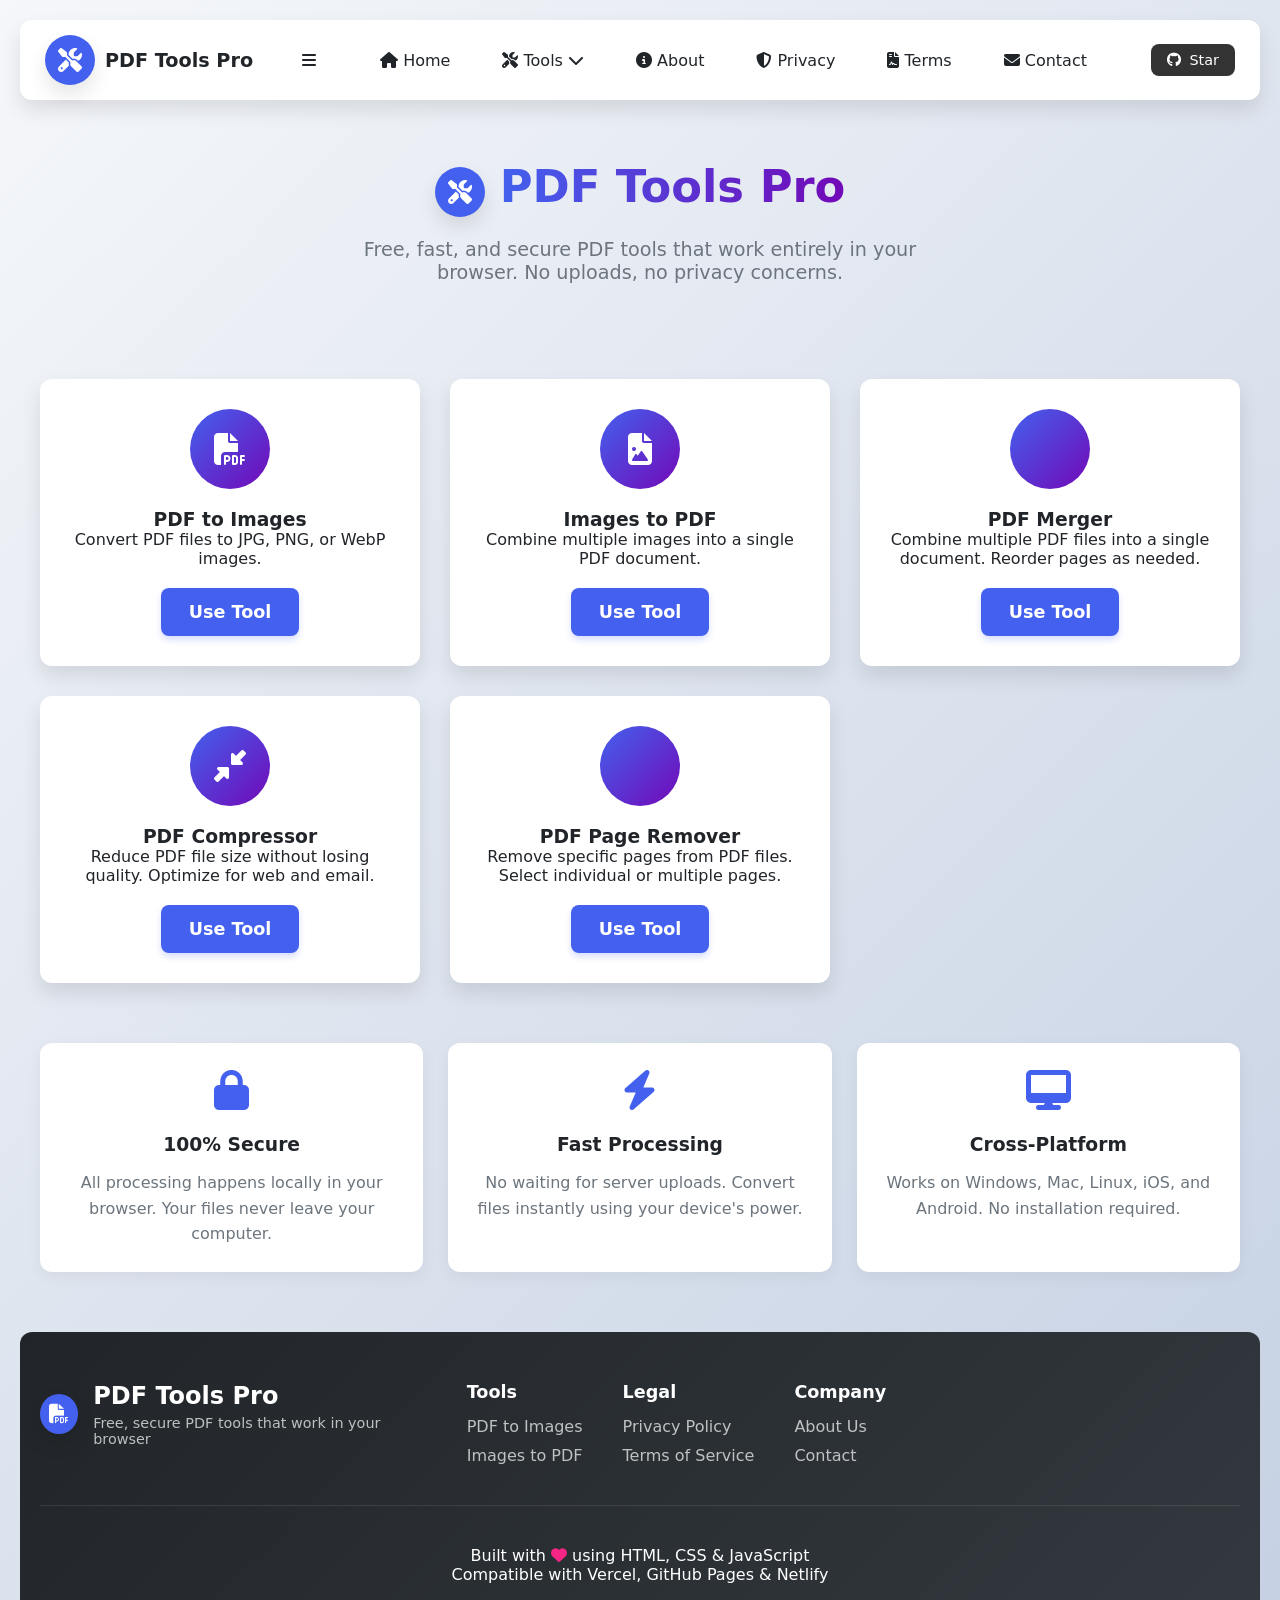
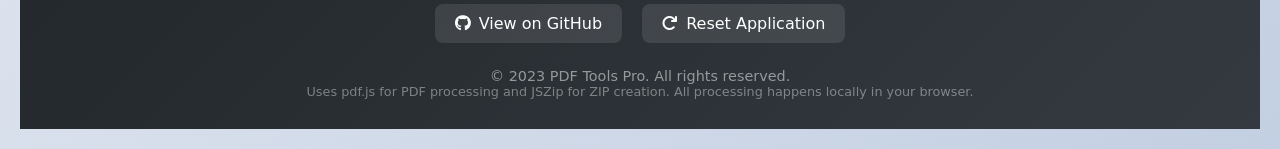
<file: index.html>
<!DOCTYPE html>
<html lang="en">
<head>
    <meta charset="UTF-8">
    <meta name="viewport" content="width=device-width, initial-scale=1.0">
    <title>PDF Tools Pro | Free Online PDF Converter</title>
    <link rel="stylesheet" href="https://cdnjs.cloudflare.com/ajax/libs/font-awesome/6.4.0/css/all.min.css">
    <link rel="stylesheet" href="css/style.css">
    <link rel="icon" href="assets/images/favicon.ico" type="image/x-icon">
</head>
<body>
    <div id="navigation-container"></div>
    
    <div class="container">
        <header>
            <div class="logo">
                <div class="logo-icon">
                    <i class="fas fa-tools"></i>
                </div>
                <h1>PDF Tools Pro</h1>
            </div>
            <p class="tagline">Free, fast, and secure PDF tools that work entirely in your browser. No uploads, no privacy concerns.</p>
        </header>

        <main>
            <!-- In your main index.html, update the tools-grid section -->
<div class="tools-grid">
    <a href="tools/pdf-to-images.html" class="tool-card">
        <div class="tool-icon">
            <i class="fas fa-file-pdf"></i>
        </div>
        <h3>PDF to Images</h3>
        <p>Convert PDF files to JPG, PNG, or WebP images.</p>
        <div class="btn" style="margin-top: 20px;">Use Tool</div>
    </a>
    
    <a href="tools/image-to-pdf.html" class="tool-card">
        <div class="tool-icon">
            <i class="fas fa-file-image"></i>
        </div>
        <h3>Images to PDF</h3>
        <p>Combine multiple images into a single PDF document.</p>
        <div class="btn" style="margin-top: 20px;">Use Tool</div>
    </a>
    
    <!-- NEW: PDF Merge Tool -->
    <a href="tools/pdf-merge.html" class="tool-card">
        <div class="tool-icon">
            <i class="fas fa-file-merge"></i>
        </div>
        <h3>PDF Merger</h3>
        <p>Combine multiple PDF files into a single document. Reorder pages as needed.</p>
        <div class="btn" style="margin-top: 20px;">Use Tool</div>
    </a>
    
    <!-- NEW: PDF Compressor -->
    <a href="tools/pdf-compress.html" class="tool-card">
        <div class="tool-icon">
            <i class="fas fa-compress-alt"></i>
        </div>
        <h3>PDF Compressor</h3>
        <p>Reduce PDF file size without losing quality. Optimize for web and email.</p>
        <div class="btn" style="margin-top: 20px;">Use Tool</div>
    </a>
    
    <!-- NEW: PDF Page Remover -->
    <a href="tools/pdf-remove-pages.html" class="tool-card">
        <div class="tool-icon">
            <i class="fas fa-file-minus"></i>
        </div>
        <h3>PDF Page Remover</h3>
        <p>Remove specific pages from PDF files. Select individual or multiple pages.</p>
        <div class="btn" style="margin-top: 20px;">Use Tool</div>
    </a>
</div>
            
            <div class="features" style="margin-top: 60px;">
                <div class="feature-card">
                    <div class="feature-icon">
                        <i class="fas fa-lock"></i>
                    </div>
                    <h3>100% Secure</h3>
                    <p>All processing happens locally in your browser. Your files never leave your computer.</p>
                </div>
                
                <div class="feature-card">
                    <div class="feature-icon">
                        <i class="fas fa-bolt"></i>
                    </div>
                    <h3>Fast Processing</h3>
                    <p>No waiting for server uploads. Convert files instantly using your device's power.</p>
                </div>
                
                <div class="feature-card">
                    <div class="feature-icon">
                        <i class="fas fa-desktop"></i>
                    </div>
                    <h3>Cross-Platform</h3>
                    <p>Works on Windows, Mac, Linux, iOS, and Android. No installation required.</p>
                </div>
            </div>
        </main>
    </div>
    
    <div id="footer-container"></div>

    <script>
        // Load navigation
        fetch('components/navigation.html')
            .then(response => response.text())
            .then(data => {
                document.getElementById('navigation-container').innerHTML = data;
                // Update active link for home page
                const links = document.querySelectorAll('.nav-link');
                links.forEach(link => link.classList.remove('active'));
            });
        
        // Load footer
        fetch('components/footer.html')
            .then(response => response.text())
            .then(data => {
                document.getElementById('footer-container').innerHTML = data;
            });
    </script>
</body>
</html>
</file>
<file: css/style.css>
:root {
    --primary: #4361ee;
    --primary-dark: #3a56d4;
    --secondary: #7209b7;
    --light: #f8f9fa;
    --dark: #212529;
    --success: #4cc9f0;
    --warning: #f72585;
    --gray: #6c757d;
    --light-gray: #e9ecef;
    --border-radius: 12px;
    --box-shadow: 0 10px 20px rgba(0,0,0,0.1);
    --transition: all 0.3s ease;
}

* {
    margin: 0;
    padding: 0;
    box-sizing: border-box;
    font-family: 'Segoe UI', system-ui, sans-serif;
}

body {
    background: linear-gradient(135deg, #f5f7fa 0%, #c3cfe2 100%);
    min-height: 100vh;
    color: var(--dark);
    padding: 20px;
}

.container {
    max-width: 1200px;
    margin: 0 auto;
}

/* ===== NAVIGATION ===== */
.navbar {
    background: white;
    border-radius: var(--border-radius);
    box-shadow: var(--box-shadow);
    padding: 15px 25px;
    margin-bottom: 30px;
    display: flex;
    justify-content: space-between;
    align-items: center;
    position: relative;
    flex-wrap: wrap;
    gap: 20px;
}

.nav-brand {
    display: flex;
    align-items: center;
    gap: 10px;
    text-decoration: none;
    color: var(--dark);
    font-weight: bold;
    font-size: 1.2rem;
}

.nav-menu {
    display: flex;
    gap: 20px;
    list-style: none;
}

.nav-link {
    color: var(--dark);
    text-decoration: none;
    padding: 8px 16px;
    border-radius: 8px;
    transition: var(--transition);
}

.nav-link:hover, .nav-link.active {
    background: var(--primary);
    color: white;
}

.nav-link.active::after {
    content: '';
    position: absolute;
    bottom: -5px;
    left: 50%;
    transform: translateX(-50%);
    width: 20px;
    height: 3px;
    background: var(--primary);
    border-radius: 2px;
}

/* Dropdown styles */
.dropdown {
    position: relative;
}

.dropdown-menu {
    position: absolute;
    top: 100%;
    left: 0;
    background: white;
    border-radius: var(--border-radius);
    box-shadow: var(--box-shadow);
    padding: 10px 0;
    min-width: 200px;
    opacity: 0;
    visibility: hidden;
    transform: translateY(10px);
    transition: var(--transition);
    z-index: 1000;
}

.dropdown:hover .dropdown-menu {
    opacity: 1;
    visibility: visible;
    transform: translateY(0);
}

.dropdown-item {
    display: flex;
    align-items: center;
    gap: 10px;
    padding: 10px 20px;
    color: var(--dark);
    text-decoration: none;
    transition: var(--transition);
}

.dropdown-item:hover {
    background: var(--light-gray);
    color: var(--primary);
}

.nav-actions {
    display: flex;
    align-items: center;
    gap: 15px;
}

.github-btn {
    background: #333;
    color: white;
    padding: 8px 16px;
    border-radius: 8px;
    text-decoration: none;
    display: flex;
    align-items: center;
    gap: 8px;
    font-size: 0.9rem;
    transition: var(--transition);
}

.github-btn:hover {
    background: #444;
    transform: translateY(-2px);
}

/* ===== HEADER & MAIN CONTENT ===== */
header {
    text-align: center;
    padding: 30px 20px;
    margin-bottom: 30px;
}

.logo {
    display: flex;
    align-items: center;
    justify-content: center;
    gap: 15px;
    margin-bottom: 15px;
}

.logo-icon {
    background: var(--primary);
    width: 50px;
    height: 50px;
    border-radius: 50%;
    display: flex;
    align-items: center;
    justify-content: center;
    color: white;
    font-size: 24px;
    box-shadow: var(--box-shadow);
}

.logo-icon.small {
    width: 40px;
    height: 40px;
    font-size: 20px;
}

h1 {
    font-size: 2.8rem;
    background: linear-gradient(to right, var(--primary), var(--secondary));
    -webkit-background-clip: text;
    background-clip: text;
    color: transparent;
    margin-bottom: 10px;
}

.tagline {
    font-size: 1.2rem;
    color: var(--gray);
    max-width: 600px;
    margin: 0 auto 25px;
}

.app-card {
    background: white;
    border-radius: var(--border-radius);
    box-shadow: var(--box-shadow);
    overflow: hidden;
    margin-bottom: 30px;
}

.card-header {
    background: linear-gradient(to right, var(--primary), var(--secondary));
    color: white;
    padding: 25px;
    text-align: center;
}

.card-header h2 {
    font-size: 1.8rem;
    margin-bottom: 10px;
}

.card-body {
    padding: 30px;
}

/* ===== UPLOAD AREA ===== */
.upload-area {
    border: 3px dashed var(--light-gray);
    border-radius: var(--border-radius);
    padding: 60px 30px;
    text-align: center;
    transition: var(--transition);
    margin-bottom: 30px;
    cursor: pointer;
}

.upload-area:hover, .upload-area.dragover {
    border-color: var(--primary);
    background-color: rgba(67, 97, 238, 0.05);
}

.upload-area.dragover {
    background-color: rgba(67, 97, 238, 0.1) !important;
    border-color: var(--primary) !important;
    transform: scale(1.02);
}

@keyframes pulse {
    0% { box-shadow: 0 0 0 0 rgba(67, 97, 238, 0.4); }
    70% { box-shadow: 0 0 0 10px rgba(67, 97, 238, 0); }
    100% { box-shadow: 0 0 0 0 rgba(67, 97, 238, 0); }
}

.dragover {
    animation: pulse 1.5s infinite;
}

.upload-icon {
    font-size: 4rem;
    color: var(--primary);
    margin-bottom: 20px;
}

.upload-text {
    font-size: 1.3rem;
    margin-bottom: 15px;
    color: var(--dark);
}

.upload-subtext {
    color: var(--gray);
    margin-bottom: 25px;
}

/* ===== BUTTONS ===== */
.btn {
    display: inline-block;
    background: var(--primary);
    color: white;
    border: none;
    padding: 14px 28px;
    border-radius: 8px;
    font-size: 1.1rem;
    font-weight: 600;
    cursor: pointer;
    transition: var(--transition);
    text-align: center;
    text-decoration: none;
    box-shadow: 0 4px 6px rgba(67, 97, 238, 0.2);
}

.btn:hover {
    background: var(--primary-dark);
    transform: translateY(-2px);
    box-shadow: 0 6px 12px rgba(67, 97, 238, 0.3);
}

.btn-secondary {
    background: var(--secondary);
}

.btn-secondary:hover {
    background: #5e08a0;
}

.btn-success {
    background: var(--success);
}

.btn-warning {
    background: var(--warning);
}

/* ===== FORMS & CONTROLS ===== */
.file-input {
    position: absolute;
    width: 1px;
    height: 1px;
    padding: 0;
    margin: -1px;
    overflow: hidden;
    clip: rect(0, 0, 0, 0);
    border: 0;
}

.controls {
    display: flex;
    flex-wrap: wrap;
    gap: 15px;
    justify-content: center;
    margin-top: 25px;
}

.option-group {
    display: flex;
    flex-wrap: wrap;
    gap: 20px;
    margin-top: 25px;
    justify-content: center;
}

.option {
    display: flex;
    align-items: center;
    gap: 8px;
}

.option label {
    color: var(--dark);
    font-weight: 500;
}

select {
    padding: 10px 15px;
    border-radius: 8px;
    border: 1px solid var(--light-gray);
    background: white;
    color: var(--dark);
    font-size: 1rem;
}

/* Checkbox styling */
.option label[for^="imageOrder"],
.option label[for^="compressImages"],
.option label[for^="addPageNumbers"] {
    display: flex;
    align-items: center;
    gap: 8px;
    cursor: pointer;
}

.option input[type="checkbox"] {
    width: 18px;
    height: 18px;
    cursor: pointer;
}

/* ===== PREVIEW SECTION ===== */
.preview-section {
    margin-top: 40px;
}

.preview-header {
    display: flex;
    justify-content: space-between;
    align-items: center;
    margin-bottom: 20px;
    flex-wrap: wrap;
    gap: 15px;
}

.preview-container {
    display: grid;
    grid-template-columns: repeat(auto-fill, minmax(250px, 1fr));
    gap: 20px;
}

.preview-item {
    background: var(--light);
    border-radius: var(--border-radius);
    overflow: hidden;
    box-shadow: 0 4px 8px rgba(0,0,0,0.08);
    transition: var(--transition);
    position: relative;
    cursor: move;
}

.preview-item:hover {
    transform: translateY(-5px);
    box-shadow: 0 8px 15px rgba(0,0,0,0.1);
}

.preview-img {
    width: 100%;
    height: 200px;
    object-fit: cover;
    display: block;
    background: #f0f0f0;
}

.preview-info {
    padding: 15px;
}

.preview-info h4 {
    margin-bottom: 8px;
    color: var(--dark);
    overflow: hidden;
    text-overflow: ellipsis;
    white-space: nowrap;
}

.preview-info p {
    color: var(--gray);
    font-size: 0.9rem;
}

.preview-filename {
    font-size: 0.9rem;
    overflow: hidden;
    text-overflow: ellipsis;
    white-space: nowrap;
    max-width: 80%;
    display: inline-block;
}

.preview-item .btn {
    font-size: 0.8rem;
    padding: 5px 10px;
    margin-top: 5px;
}

.remove-btn {
    background: none;
    border: none;
    color: var(--warning);
    cursor: pointer;
    padding: 5px;
    border-radius: 4px;
    transition: var(--transition);
}

.remove-btn:hover {
    background: rgba(247, 37, 133, 0.1);
}

/* ===== SORTABLE STYLES ===== */
.sortable-ghost {
    opacity: 0.4;
    background: var(--light-gray);
    border: 2px dashed var(--primary);
}

.sortable-chosen {
    background: var(--light-gray);
    box-shadow: 0 5px 15px rgba(0,0,0,0.1);
}

.sortable-drag {
    opacity: 1;
    transform: rotate(2deg);
}

/* ===== TABS ===== */
.tabs {
    display: flex;
    justify-content: center;
    margin: 30px 0;
    gap: 10px;
}

.tab-btn {
    padding: 12px 30px;
    background: white;
    border: 2px solid var(--light-gray);
    border-radius: var(--border-radius);
    font-size: 1rem;
    font-weight: 600;
    color: var(--dark);
    cursor: pointer;
    transition: var(--transition);
}

.tab-btn:hover {
    border-color: var(--primary);
    color: var(--primary);
}

.tab-btn.active {
    background: var(--primary);
    color: white;
    border-color: var(--primary);
}

/* ===== LOADING ===== */
.hidden {
    display: none;
}

.loading {
    text-align: center;
    padding: 40px;
}

.spinner {
    width: 60px;
    height: 60px;
    border: 5px solid rgba(67, 97, 238, 0.2);
    border-top-color: var(--primary);
    border-radius: 50%;
    margin: 0 auto 20px;
    animation: spin 1s linear infinite;
}

@keyframes spin {
    to { transform: rotate(360deg); }
}

/* ===== STATS ===== */
.stats {
    display: flex;
    justify-content: space-around;
    flex-wrap: wrap;
    gap: 20px;
    margin-top: 30px;
    padding: 25px;
    background: var(--light);
    border-radius: var(--border-radius);
}

.stat-item {
    text-align: center;
    flex: 1;
    min-width: 150px;
}

.stat-value {
    font-size: 2.5rem;
    font-weight: 700;
    color: var(--primary);
    margin-bottom: 5px;
}

.stat-label {
    color: var(--gray);
    font-size: 1rem;
}

/* ===== FEATURES ===== */
.features {
    display: grid;
    grid-template-columns: repeat(auto-fit, minmax(280px, 1fr));
    gap: 25px;
    margin-top: 40px;
}

.feature-card {
    background: white;
    padding: 25px;
    border-radius: var(--border-radius);
    box-shadow: 0 5px 15px rgba(0,0,0,0.05);
    text-align: center;
    transition: var(--transition);
}

.feature-card:hover {
    transform: translateY(-5px);
    box-shadow: 0 10px 20px rgba(0,0,0,0.1);
}

.feature-icon {
    font-size: 2.5rem;
    color: var(--primary);
    margin-bottom: 20px;
}

.feature-card h3 {
    margin-bottom: 15px;
    color: var(--dark);
}

.feature-card p {
    color: var(--gray);
    line-height: 1.6;
}

/* ===== TOOLS SELECTION ===== */
.tools-grid {
    display: grid;
    grid-template-columns: repeat(auto-fit, minmax(300px, 1fr));
    gap: 30px;
    margin-top: 40px;
}

.tool-card {
    background: white;
    border-radius: var(--border-radius);
    padding: 30px;
    text-align: center;
    box-shadow: var(--box-shadow);
    transition: var(--transition);
    text-decoration: none;
    color: inherit;
    display: block;
}

.tool-card:hover {
    transform: translateY(-10px);
    box-shadow: 0 20px 40px rgba(0,0,0,0.15);
}

.tool-icon {
    width: 80px;
    height: 80px;
    background: linear-gradient(135deg, var(--primary), var(--secondary));
    border-radius: 50%;
    display: flex;
    align-items: center;
    justify-content: center;
    margin: 0 auto 20px;
    color: white;
    font-size: 32px;
}

/* ===== FOOTER ===== */
.footer {
    background: linear-gradient(135deg, #212529 0%, #343a40 100%);
    color: white;
    padding: 50px 20px 30px;
    margin-top: 60px;
    border-radius: var(--border-radius) var(--border-radius) 0 0;
}

.footer-content {
    max-width: 1200px;
    margin: 0 auto;
    text-align: center;
}

.footer-main {
    display: flex;
    flex-wrap: wrap;
    justify-content: space-between;
    align-items: flex-start;
    gap: 40px;
    margin-bottom: 40px;
    padding-bottom: 30px;
    border-bottom: 1px solid rgba(255, 255, 255, 0.1);
    text-align: left;
}

.footer-logo {
    display: flex;
    align-items: center;
    gap: 15px;
    flex: 1;
    min-width: 250px;
}

.footer-brand h3 {
    color: white;
    margin-bottom: 5px;
    font-size: 1.5rem;
}

.footer-brand p {
    color: rgba(255, 255, 255, 0.7);
    font-size: 0.9rem;
}

.footer-links {
    display: flex;
    flex-wrap: wrap;
    gap: 40px;
    flex: 2;
}

.link-group {
    text-align: left;
}

.link-group h4 {
    color: white;
    margin-bottom: 15px;
    font-size: 1.1rem;
    font-weight: 600;
}

.link-group a {
    display: block;
    color: rgba(255, 255, 255, 0.7);
    text-decoration: none;
    margin-bottom: 10px;
    transition: var(--transition);
}

.link-group a:hover {
    color: var(--primary);
    transform: translateX(5px);
}

.footer-bottom {
    text-align: center;
}

.footer-tech {
    margin-bottom: 20px;
}

.footer-actions {
    display: flex;
    justify-content: center;
    flex-wrap: wrap;
    gap: 20px;
    margin-bottom: 25px;
}

.github-link, .reset-link {
    display: inline-flex;
    align-items: center;
    gap: 8px;
    color: white;
    text-decoration: none;
    padding: 10px 20px;
    background: rgba(255, 255, 255, 0.1);
    border-radius: 8px;
    transition: var(--transition);
}

.github-link:hover {
    background: rgba(255, 255, 255, 0.2);
    color: white;
}

.reset-link:hover {
    background: rgba(247, 37, 133, 0.2);
    color: #f72585;
}

.footer-copyright {
    color: rgba(255, 255, 255, 0.5);
    font-size: 0.9rem;
    margin-top: 20px;
}

.disclaimer {
    font-size: 0.8rem;
    color: rgba(255, 255, 255, 0.4);
}

/* ===== ABOUT, PRIVACY, TERMS, CONTENT PAGES ===== */
.about-content,
.policy-content,
.terms-content {
    max-width: 800px;
    margin: 0 auto;
}

.feature-list {
    list-style: none;
    padding: 0;
    margin: 20px 0;
}

.feature-list li {
    padding: 10px 0;
    padding-left: 30px;
    position: relative;
    border-bottom: 1px solid var(--light-gray);
}

.feature-list li:before {
    content: '✓';
    color: var(--success);
    position: absolute;
    left: 0;
    font-weight: bold;
}

.tech-stack {
    display: flex;
    flex-wrap: wrap;
    gap: 20px;
    margin: 20px 0;
}

.tech-item {
    display: flex;
    flex-direction: column;
    align-items: center;
    gap: 10px;
    padding: 15px;
    background: var(--light);
    border-radius: var(--border-radius);
    min-width: 100px;
}

.tech-item i {
    font-size: 2.5rem;
}

.privacy-item,
.contact-card {
    display: flex;
    gap: 20px;
    align-items: flex-start;
    padding: 20px;
    background: var(--light);
    border-radius: var(--border-radius);
    margin-bottom: 15px;
}

.privacy-item i,
.contact-icon {
    color: var(--primary);
    font-size: 1.5rem;
    margin-top: 5px;
}

.contact-methods {
    display: grid;
    grid-template-columns: repeat(auto-fit, minmax(250px, 1fr));
    gap: 25px;
    margin-bottom: 40px;
}

.contact-form-container {
    background: white;
    padding: 30px;
    border-radius: var(--border-radius);
    box-shadow: 0 5px 15px rgba(0,0,0,0.05);
    margin-bottom: 40px;
}

.form-group {
    margin-bottom: 20px;
}

.form-group label {
    display: block;
    margin-bottom: 8px;
    color: var(--dark);
    font-weight: 500;
}

.form-group input,
.form-group select,
.form-group textarea {
    width: 100%;
    padding: 12px 15px;
    border: 1px solid var(--light-gray);
    border-radius: 8px;
    font-size: 1rem;
    transition: var(--transition);
}

.form-group input:focus,
.form-group select:focus,
.form-group textarea:focus {
    outline: none;
    border-color: var(--primary);
    box-shadow: 0 0 0 3px rgba(67, 97, 238, 0.1);
}

.faq-item {
    background: white;
    border-radius: var(--border-radius);
    margin-bottom: 10px;
    overflow: hidden;
    border: 1px solid var(--light-gray);
}

.faq-question {
    padding: 20px;
    display: flex;
    justify-content: space-between;
    align-items: center;
    cursor: pointer;
    transition: var(--transition);
}

.faq-question:hover {
    background: var(--light);
}

.faq-answer {
    padding: 0 20px;
    max-height: 0;
    overflow: hidden;
    transition: var(--transition);
}

.faq-answer.active {
    padding: 20px;
    max-height: 500px;
}

/* ===== RESPONSIVE DESIGN ===== */
@media (max-width: 768px) {
    .navbar {
        flex-direction: column;
        gap: 15px;
    }
    
    .nav-toggle {
        display: block;
        background: none;
        border: none;
        color: var(--dark);
        font-size: 1.5rem;
        cursor: pointer;
        padding: 5px;
    }
    
    .nav-menu {
        display: none;
        width: 100%;
        flex-direction: column;
        background: white;
        position: absolute;
        top: 100%;
        left: 0;
        border-radius: var(--border-radius);
        box-shadow: var(--box-shadow);
        padding: 20px;
        z-index: 1000;
    }
    
    .nav-menu.active {
        display: flex;
    }
    
    .nav-menu li {
        width: 100%;
        margin-bottom: 10px;
    }
    
    .dropdown-menu {
        position: static;
        opacity: 1;
        visibility: visible;
        transform: none;
        box-shadow: none;
        padding-left: 20px;
        display: none;
    }
    
    .dropdown.active .dropdown-menu {
        display: block;
    }
    
    h1 {
        font-size: 2.2rem;
    }
    
    .card-body {
        padding: 20px;
    }
    
    .upload-area {
        padding: 40px 20px;
    }
    
    .controls {
        flex-direction: column;
        align-items: center;
    }
    
    .btn {
        width: 100%;
        max-width: 300px;
    }
    
    .footer-main {
        flex-direction: column;
        text-align: center;
        gap: 30px;
    }
    
    .footer-logo {
        justify-content: center;
        text-align: center;
    }
    
    .footer-links {
        justify-content: center;
        text-align: center;
        gap: 30px;
    }
    
    .link-group {
        text-align: center;
    }
}
/* PDF Compressor specific styles */
.compression-levels {
    display: flex;
    gap: 10px;
    margin-top: 10px;
}

.compression-btn {
    padding: 10px 15px;
    background: var(--light-gray);
    border: 2px solid transparent;
    border-radius: 8px;
    cursor: pointer;
    transition: var(--transition);
    flex: 1;
    text-align: center;
}

.compression-btn.active {
    background: var(--primary);
    color: white;
    border-color: var(--primary);
}

.compression-btn:hover:not(.active) {
    border-color: var(--primary);
}

.comparison {
    background: var(--light);
    border-radius: var(--border-radius);
    padding: 25px;
    margin-top: 30px;
}

.comparison-content {
    display: grid;
    grid-template-columns: repeat(auto-fit, minmax(250px, 1fr));
    gap: 20px;
    margin: 20px 0;
}

.comparison-item {
    background: white;
    padding: 20px;
    border-radius: var(--border-radius);
    text-align: center;
}

/* PDF Page Remover specific styles */
.page-thumbnails {
    display: grid;
    grid-template-columns: repeat(auto-fill, minmax(150px, 1fr));
    gap: 15px;
    margin: 20px 0;
}

.page-thumbnail {
    background: white;
    border: 2px solid var(--light-gray);
    border-radius: var(--border-radius);
    padding: 15px;
    text-align: center;
    cursor: pointer;
    transition: var(--transition);
    position: relative;
}

.page-thumbnail:hover {
    border-color: var(--primary);
    transform: translateY(-3px);
}

.page-thumbnail.selected {
    border-color: var(--primary);
    background: rgba(67, 97, 238, 0.05);
}

.page-number {
    font-weight: 600;
    margin-bottom: 10px;
    color: var(--dark);
}

.page-preview {
    width: 100px;
    height: 120px;
    background: var(--light-gray);
    border-radius: 8px;
    display: flex;
    align-items: center;
    justify-content: center;
    margin: 0 auto 10px;
    color: var(--primary);
    font-size: 2rem;
}

.page-checkbox {
    margin-top: 10px;
}

.page-checkbox input[type="checkbox"] {
    display: none;
}

.page-checkbox label {
    display: inline-block;
    width: 20px;
    height: 20px;
    border: 2px solid var(--gray);
    border-radius: 4px;
    cursor: pointer;
    position: relative;
}

.page-checkbox input[type="checkbox"]:checked + label {
    background: var(--primary);
    border-color: var(--primary);
}

.page-checkbox input[type="checkbox"]:checked + label:after {
    content: '✓';
    position: absolute;
    color: white;
    font-size: 14px;
    top: 50%;
    left: 50%;
    transform: translate(-50%, -50%);
}

.page-controls {
    display: flex;
    gap: 10px;
}

.page-summary {
    background: var(--light);
    padding: 10px 15px;
    border-radius: 8px;
    font-weight: 500;
}

/* PDF Preview specific */
.pdf-preview {
    width: 100%;
    height: 150px;
    background: var(--light-gray);
    display: flex;
    align-items: center;
    justify-content: center;
    color: var(--primary);
    font-size: 3rem;
}
</file>
